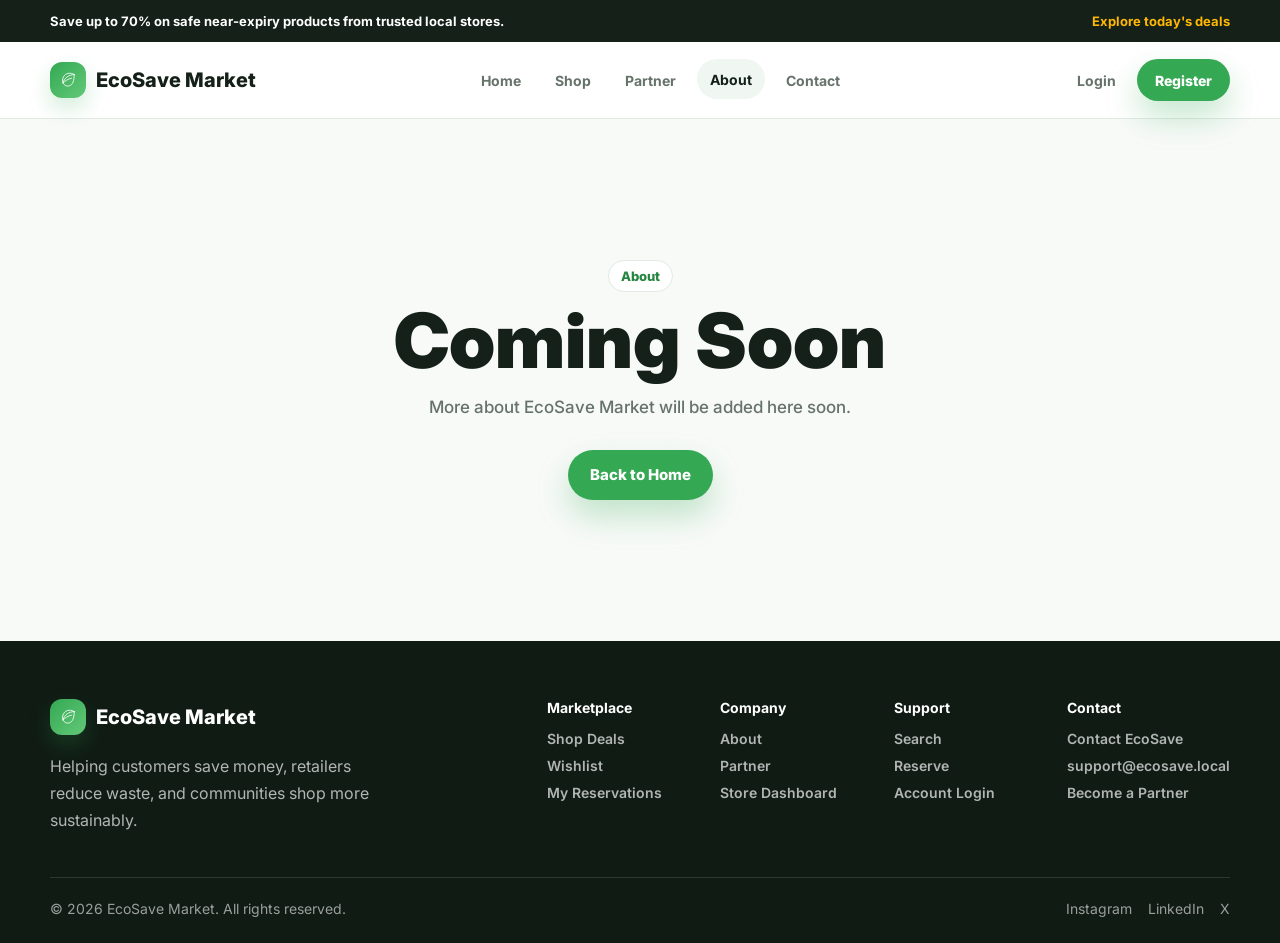
<file: about.html>
<!DOCTYPE html>
<html lang="en">
<head>
  <meta charset="UTF-8" />
  <meta name="viewport" content="width=device-width, initial-scale=1.0" />
  <title>About | EcoSave Market</title>
  <link rel="preconnect" href="https://fonts.googleapis.com" />
  <link rel="preconnect" href="https://fonts.gstatic.com" crossorigin />
  <link href="https://fonts.googleapis.com/css2?family=Inter:wght@400;500;600;700;800;900&display=swap" rel="stylesheet" />
  <link rel="stylesheet" href="css/style.css" />
</head>
<body>
  <main class="placeholder"><div class="container placeholder__content"><div class="section-pill">About</div><h1>Coming Soon</h1><p>More about EcoSave Market will be added here soon.</p><a class="btn btn--primary" href="index.html">Back to Home</a></div></main>
  <script src="js/layout.js"></script>
  <script src="js/auth.js"></script>
  <script src="js/script.js"></script>
</body>
</html>
</file>
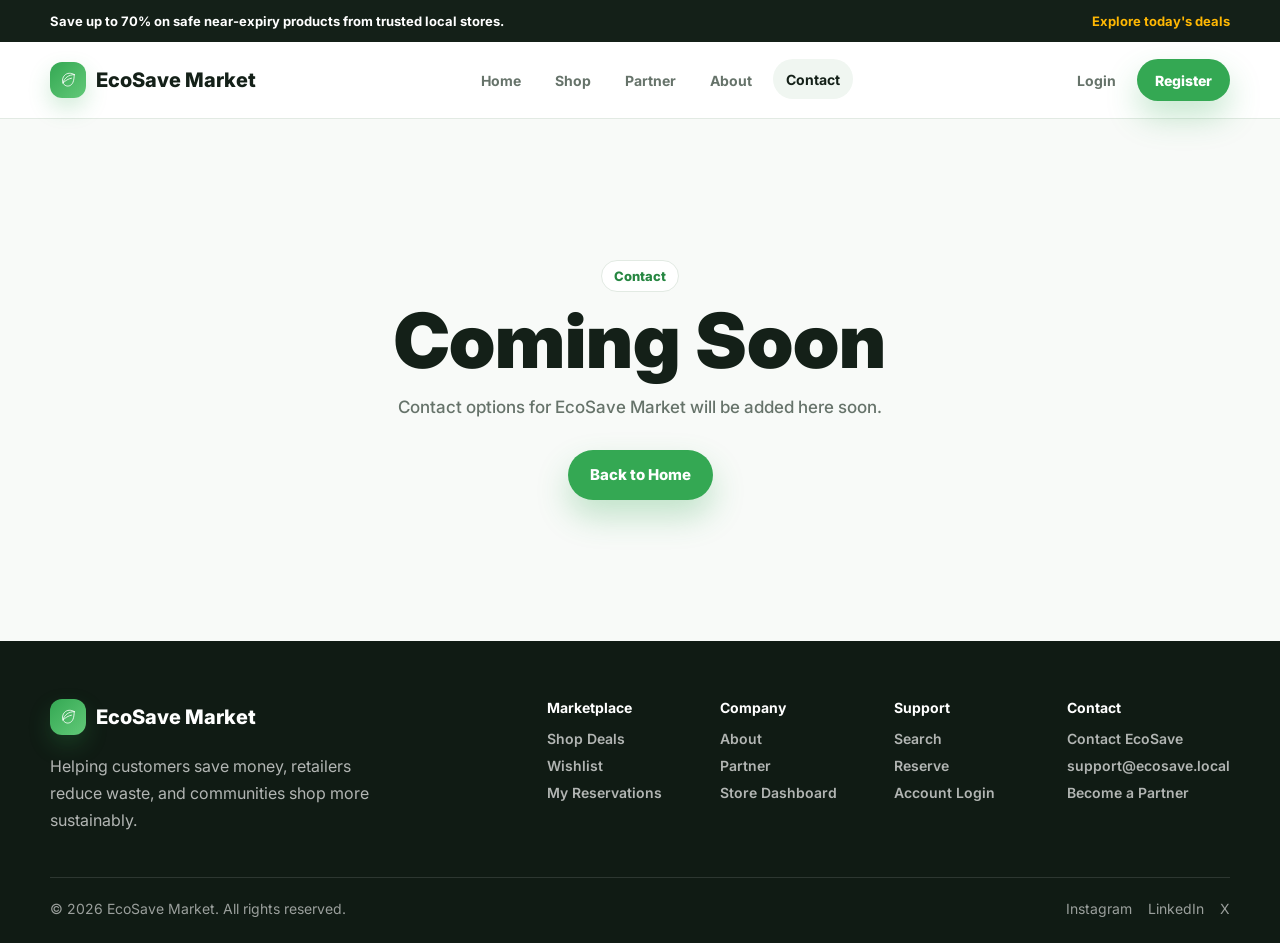
<file: contact.html>
<!DOCTYPE html>
<html lang="en">
<head>
  <meta charset="UTF-8" />
  <meta name="viewport" content="width=device-width, initial-scale=1.0" />
  <title>Contact | EcoSave Market</title>
  <link rel="preconnect" href="https://fonts.googleapis.com" />
  <link rel="preconnect" href="https://fonts.gstatic.com" crossorigin />
  <link href="https://fonts.googleapis.com/css2?family=Inter:wght@400;500;600;700;800;900&display=swap" rel="stylesheet" />
  <link rel="stylesheet" href="css/style.css" />
</head>
<body>
  <main class="placeholder"><div class="container placeholder__content"><div class="section-pill">Contact</div><h1>Coming Soon</h1><p>Contact options for EcoSave Market will be added here soon.</p><a class="btn btn--primary" href="index.html">Back to Home</a></div></main>
  <script src="js/layout.js"></script>
  <script src="js/auth.js"></script>
  <script src="js/script.js"></script>
</body>
</html>
</file>
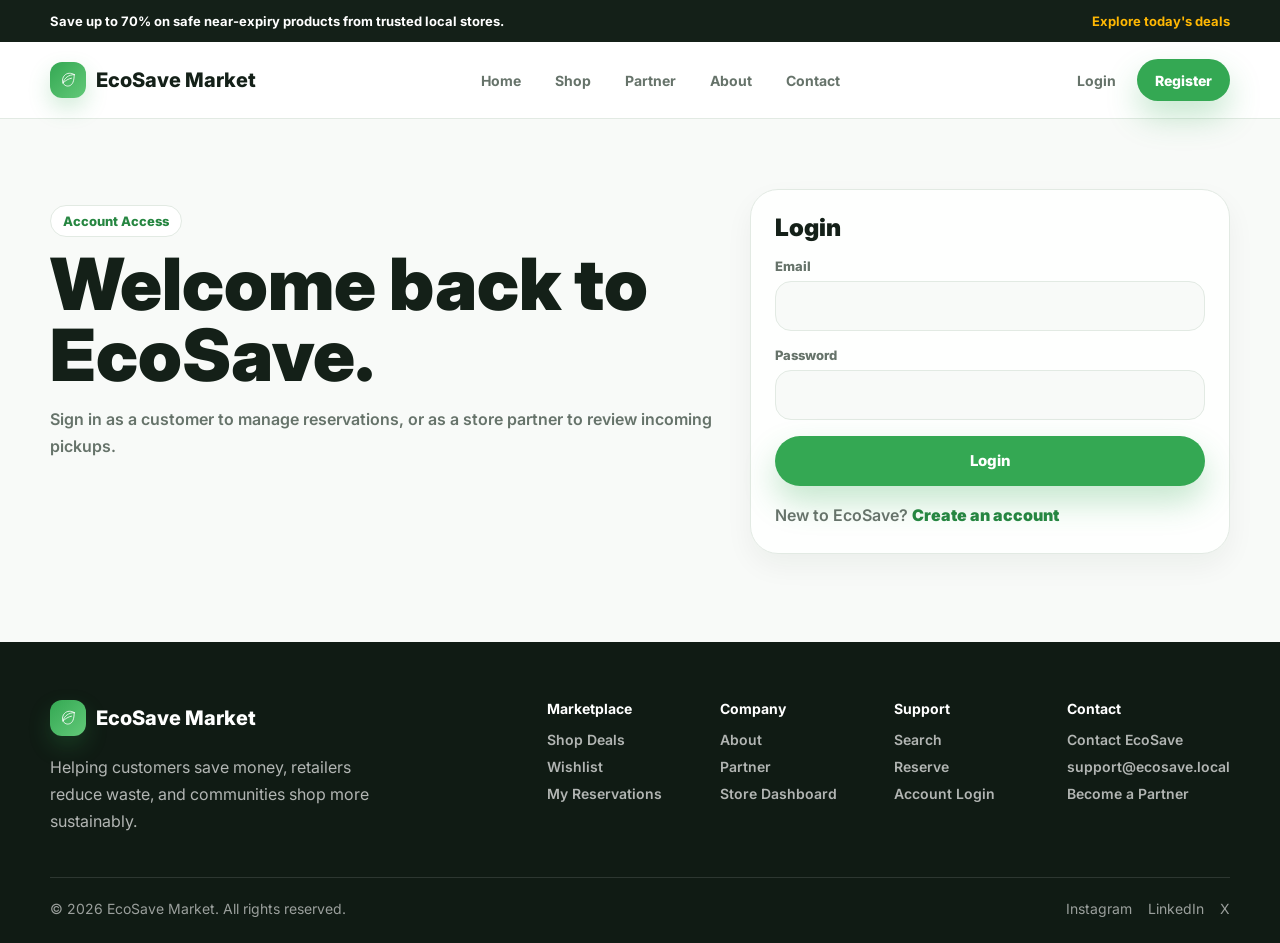
<file: dashboard.html>
<!DOCTYPE html>
<html lang="en">
<head>
  <meta charset="UTF-8" />
  <meta name="viewport" content="width=device-width, initial-scale=1.0" />
  <title>Dashboard | EcoSave Market</title>
  <link rel="preconnect" href="https://fonts.googleapis.com" />
  <link rel="preconnect" href="https://fonts.gstatic.com" crossorigin />
  <link href="https://fonts.googleapis.com/css2?family=Inter:wght@400;500;600;700;800;900&display=swap" rel="stylesheet" />
  <link rel="stylesheet" href="css/style.css" />
</head>
<body data-required-role="customer">
  <main class="dashboard-page">
    <div class="container">
      <div class="dashboard-header">
        <div>
          <div class="section-pill">My Reservations</div>
          <h1>Your saved EcoSave pickups.</h1>
          <p>Track reservation details, revisit product pages, and cancel reservations stored on this device.</p>
        </div>
        <div class="dashboard-count"><strong id="reservationCount">0</strong><span>reservations</span></div>
      </div>

      <div class="store-dashboard-grid">
        <article class="store-stat"><span>Total reservations</span><strong id="totalReservationCount">0</strong></article>
        <article class="store-stat"><span>Active</span><strong id="activeReservationCount">0</strong></article>
        <article class="store-stat"><span>Completed</span><strong id="completedReservationCount">0</strong></article>
        <article class="store-stat"><span>Cancelled</span><strong id="cancelledReservationCount">0</strong></article>
      </div>

      <div class="dashboard-empty" id="dashboardEmpty">
        <h2>No reservations yet</h2>
        <p>Reserve a near-expiry deal from the shop and it will appear here.</p>
        <a class="btn btn--primary" href="shop.html">Browse Deals</a>
      </div>

      <div class="reservation-list" id="reservationList"></div>
    </div>
  </main>
  <script src="js/layout.js"></script>
  <script src="js/auth.js"></script>
  <script src="js/script.js"></script>
  <script src="js/products.js"></script>
  <script src="js/product-data.js"></script>
  <script src="js/reservation-data.js"></script>
  <script src="js/dashboard.js"></script>
</body>
</html>
</file>
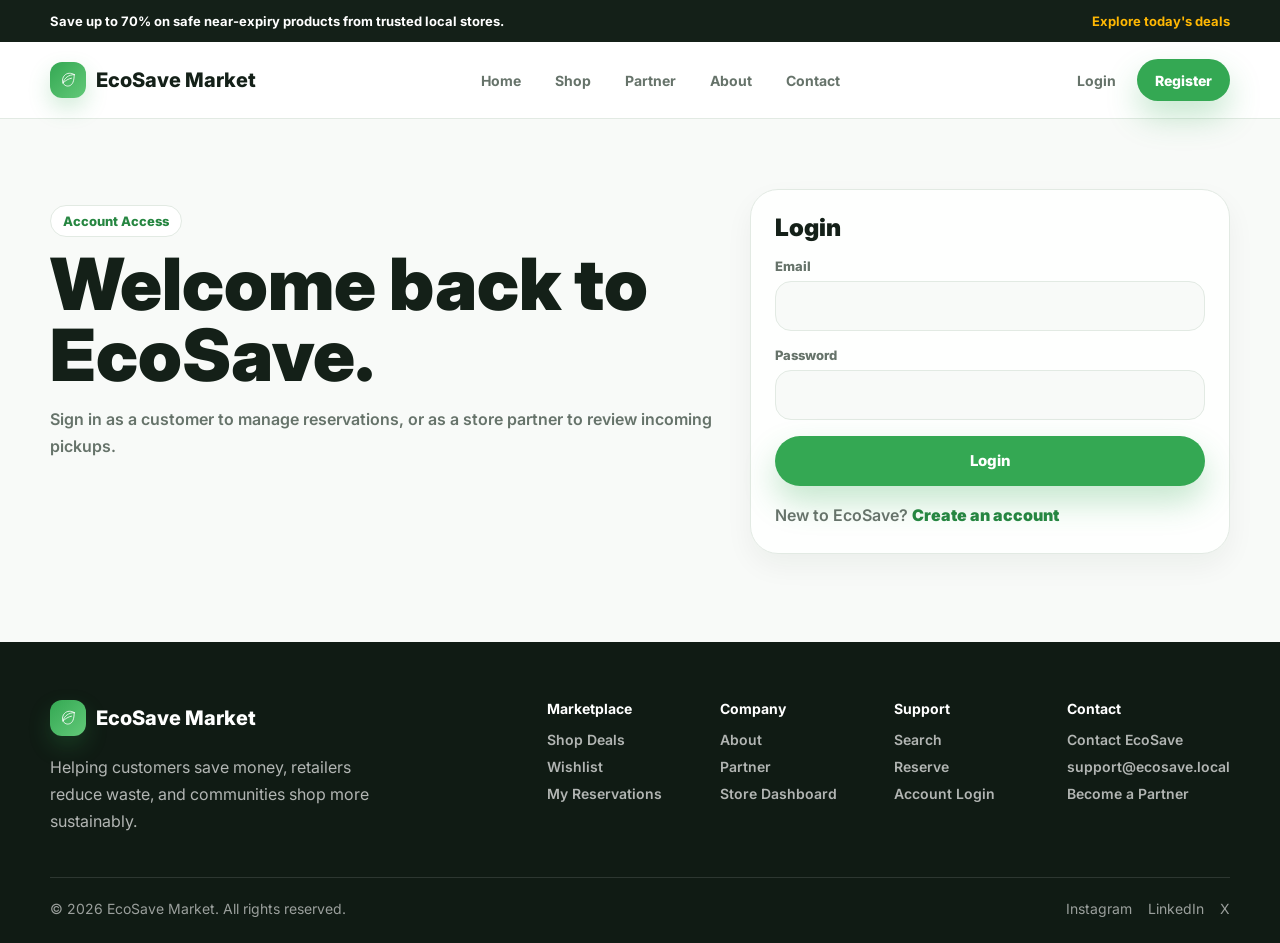
<file: login.html>
<!DOCTYPE html>
<html lang="en">
<head>
  <meta charset="UTF-8" />
  <meta name="viewport" content="width=device-width, initial-scale=1.0" />
  <title>Login | EcoSave Market</title>
  <link rel="preconnect" href="https://fonts.googleapis.com" />
  <link rel="preconnect" href="https://fonts.gstatic.com" crossorigin />
  <link href="https://fonts.googleapis.com/css2?family=Inter:wght@400;500;600;700;800;900&display=swap" rel="stylesheet" />
  <link rel="stylesheet" href="css/style.css" />
</head>
<body>

  <main class="auth-page">
    <div class="container auth-layout">
      <section class="auth-copy">
        <div class="section-pill">Account Access</div>
        <h1>Welcome back to EcoSave.</h1>
        <p>Sign in as a customer to manage reservations, or as a store partner to review incoming pickups.</p>
      </section>
      <form class="reservation-form auth-form" id="loginForm" novalidate>
        <h2>Login</h2>
        <label>Email<input id="email" name="email" type="email" autocomplete="email" required /></label>
        <label>Password<input id="password" name="password" type="password" autocomplete="current-password" required /></label>
        <p class="form-error" id="authError">Email or password is incorrect.</p>
        <button class="btn btn--primary" type="submit">Login</button>
        <p class="auth-switch">New to EcoSave? <a href="register.html">Create an account</a></p>
      </form>
    </div>
  </main>
  <script src="js/layout.js"></script>
  <script src="js/auth.js"></script>
  <script src="js/script.js"></script>
</body>
</html>
</file>
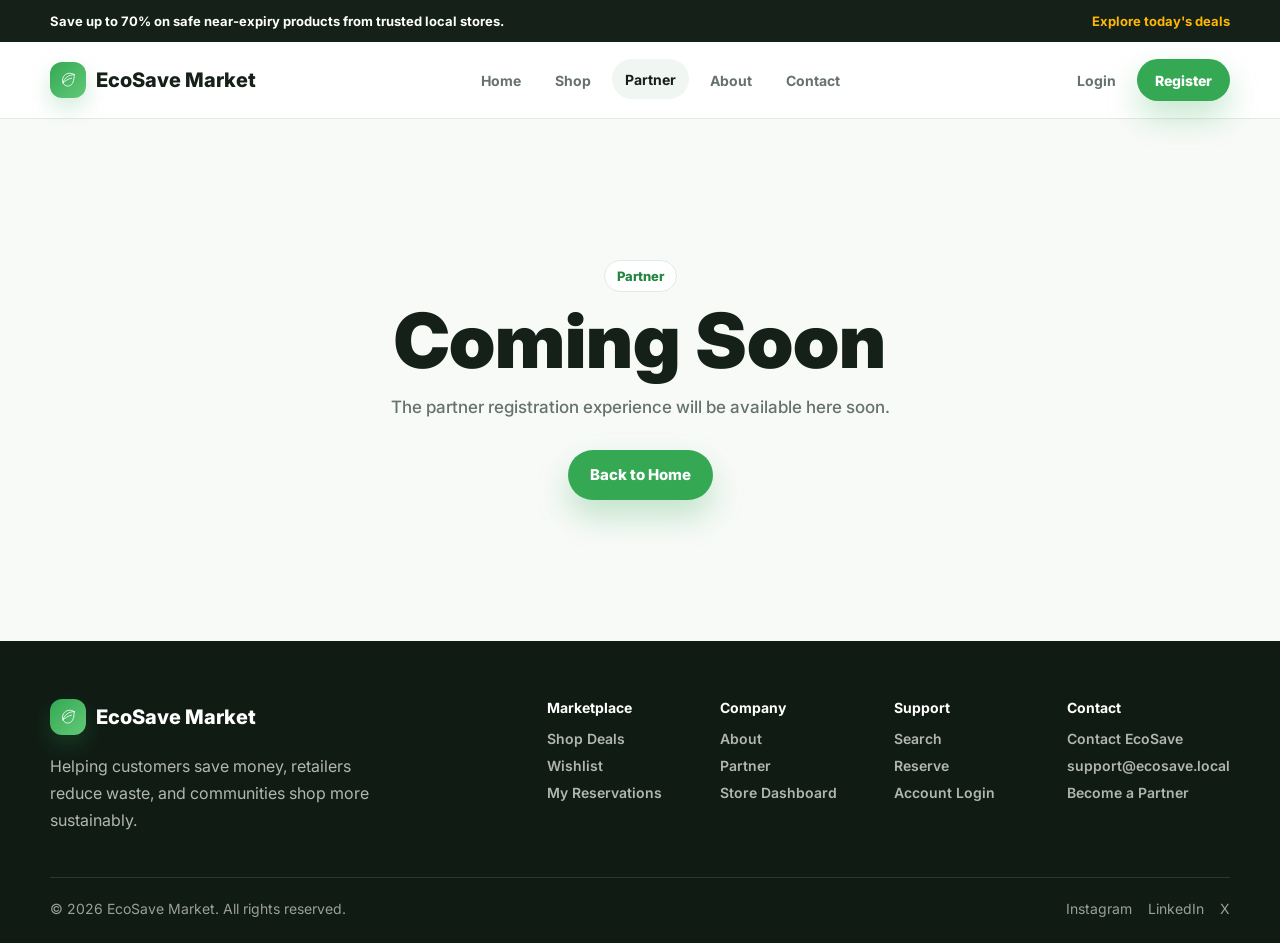
<file: partner.html>
<!DOCTYPE html>
<html lang="en">
<head>
  <meta charset="UTF-8" />
  <meta name="viewport" content="width=device-width, initial-scale=1.0" />
  <title>Partner | EcoSave Market</title>
  <link rel="preconnect" href="https://fonts.googleapis.com" />
  <link rel="preconnect" href="https://fonts.gstatic.com" crossorigin />
  <link href="https://fonts.googleapis.com/css2?family=Inter:wght@400;500;600;700;800;900&display=swap" rel="stylesheet" />
  <link rel="stylesheet" href="css/style.css" />
</head>
<body>
  <main class="placeholder"><div class="container placeholder__content"><div class="section-pill">Partner</div><h1>Coming Soon</h1><p>The partner registration experience will be available here soon.</p><a class="btn btn--primary" href="index.html">Back to Home</a></div></main>
  <script src="js/layout.js"></script>
  <script src="js/auth.js"></script>
  <script src="js/script.js"></script>
</body>
</html>
</file>
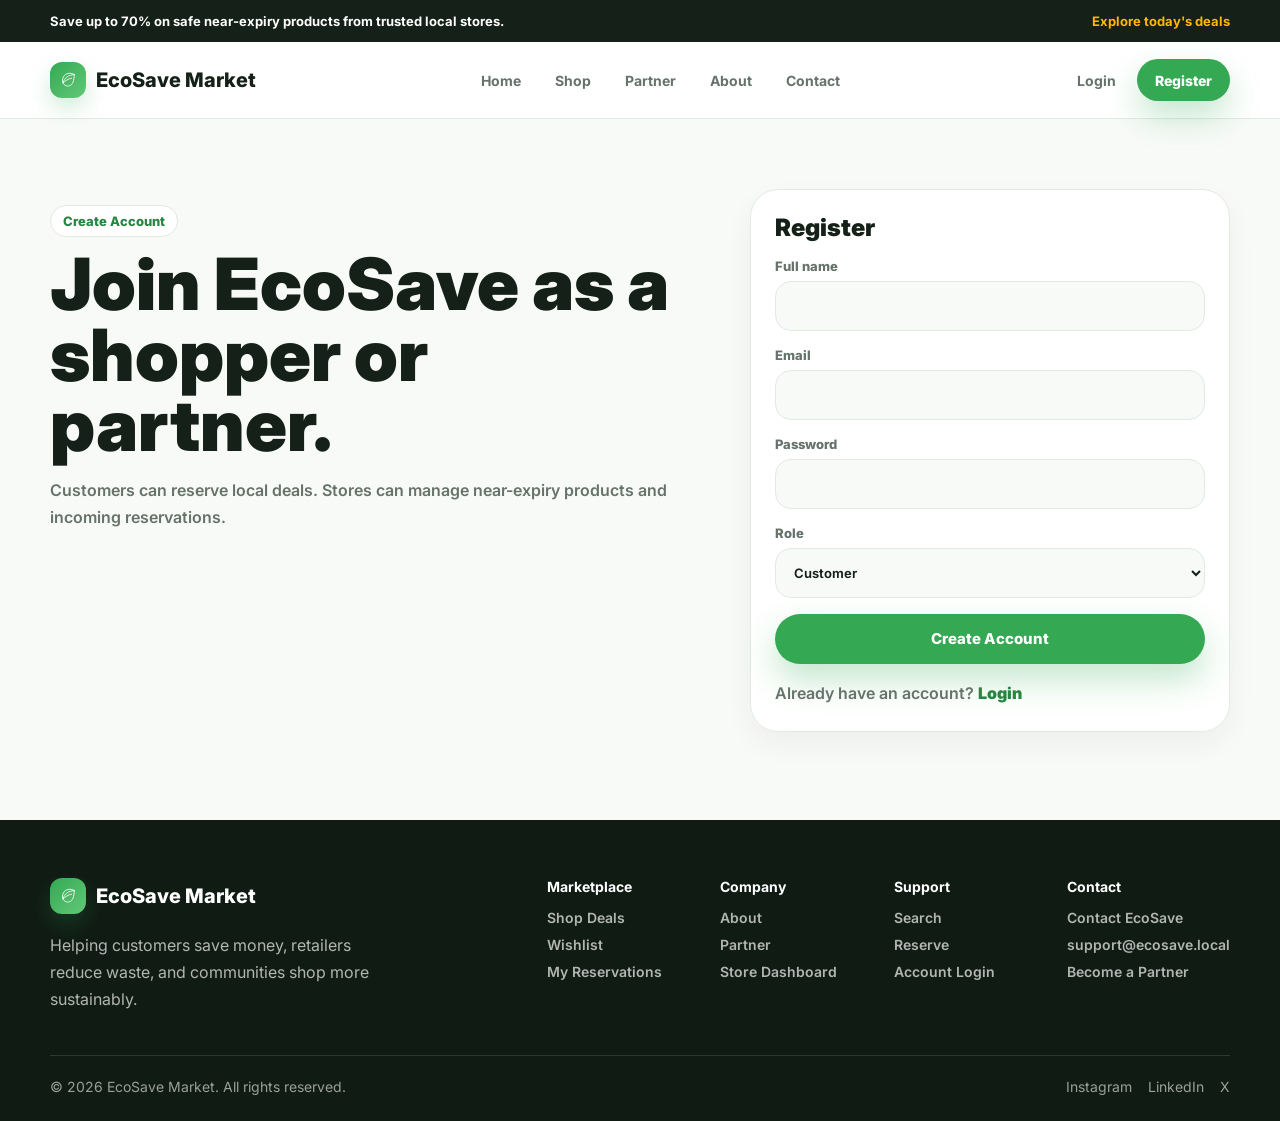
<file: register.html>
<!DOCTYPE html>
<html lang="en">
<head>
  <meta charset="UTF-8" />
  <meta name="viewport" content="width=device-width, initial-scale=1.0" />
  <title>Register | EcoSave Market</title>
  <link rel="preconnect" href="https://fonts.googleapis.com" />
  <link rel="preconnect" href="https://fonts.gstatic.com" crossorigin />
  <link href="https://fonts.googleapis.com/css2?family=Inter:wght@400;500;600;700;800;900&display=swap" rel="stylesheet" />
  <link rel="stylesheet" href="css/style.css" />
</head>
<body>

  <main class="auth-page">
    <div class="container auth-layout">
      <section class="auth-copy">
        <div class="section-pill">Create Account</div>
        <h1>Join EcoSave as a shopper or partner.</h1>
        <p>Customers can reserve local deals. Stores can manage near-expiry products and incoming reservations.</p>
      </section>
      <form class="reservation-form auth-form" id="registerForm" novalidate>
        <h2>Register</h2>
        <label>Full name<input id="fullName" name="fullName" type="text" autocomplete="name" required /></label>
        <label>Email<input id="email" name="email" type="email" autocomplete="email" required /></label>
        <label>Password<input id="password" name="password" type="password" autocomplete="new-password" required /></label>
        <label>Role<select id="role" name="role" required><option value="customer">Customer</option><option value="store">Store</option></select></label>
        <div class="store-fields" id="storeFields">
          <label>Store name<input id="storeName" name="storeName" type="text" autocomplete="organization" /></label>
          <label>Location<input id="location" name="location" type="text" autocomplete="street-address" /></label>
        </div>
        <p class="form-error" id="authError">Please complete every required field.</p>
        <button class="btn btn--primary" type="submit">Create Account</button>
        <p class="auth-switch">Already have an account? <a href="login.html">Login</a></p>
      </form>
    </div>
  </main>
  <script src="js/layout.js"></script>
  <script src="js/auth.js"></script>
  <script src="js/script.js"></script>
</body>
</html>
</file>
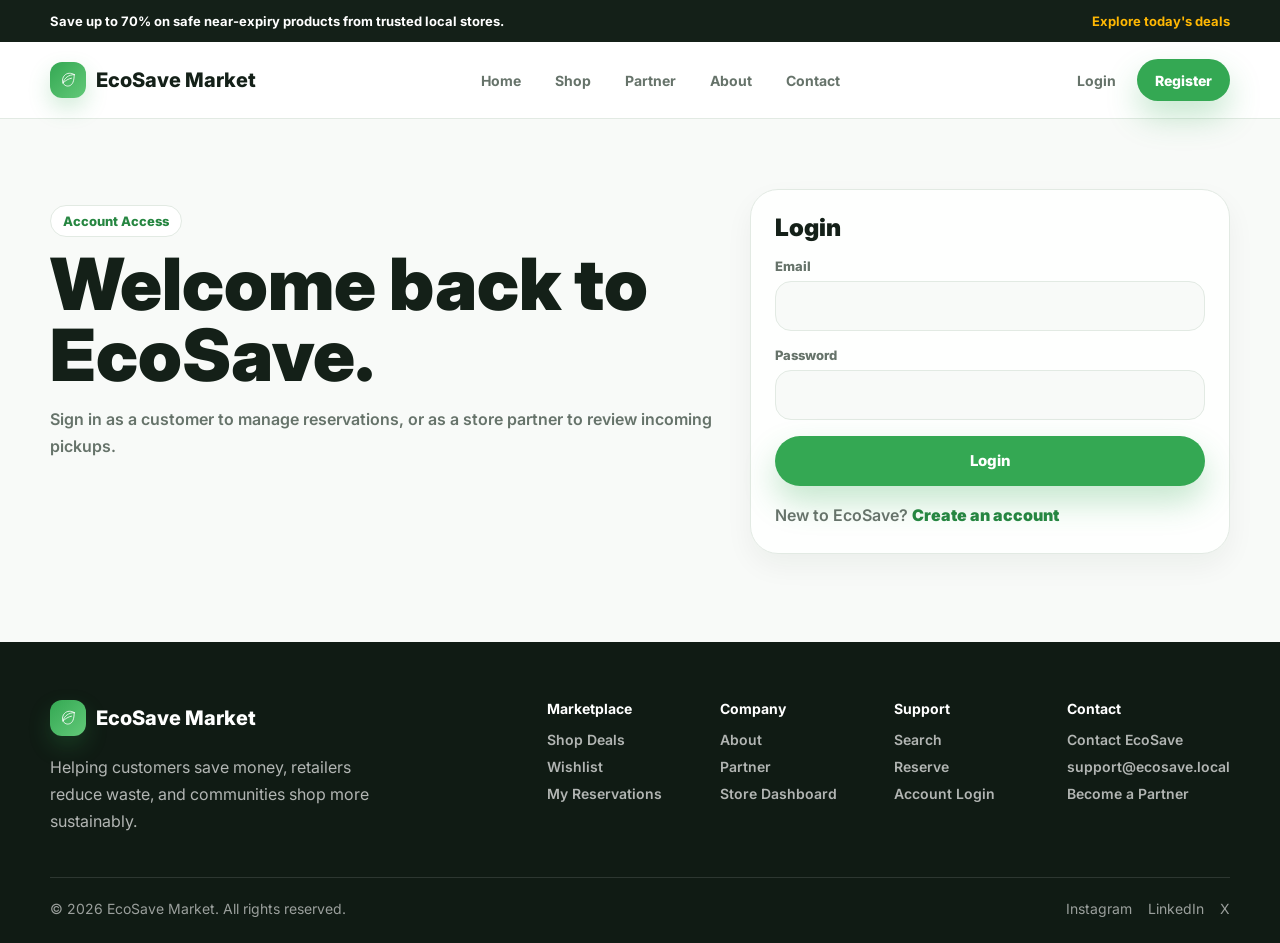
<file: reserve.html>
<!DOCTYPE html>
<html lang="en">
<head>
  <meta charset="UTF-8" />
  <meta name="viewport" content="width=device-width, initial-scale=1.0" />
  <title>Reserve | EcoSave Market</title>
  <link rel="preconnect" href="https://fonts.googleapis.com" />
  <link rel="preconnect" href="https://fonts.gstatic.com" crossorigin />
  <link href="https://fonts.googleapis.com/css2?family=Inter:wght@400;500;600;700;800;900&display=swap" rel="stylesheet" />
  <link rel="stylesheet" href="css/style.css" />
</head>
<body data-required-role="customer">
  <main class="reserve-page">
    <div class="container">
      <div class="reserve-page__header">
        <div class="section-pill">Reserve Deal</div>
        <h1>Confirm your EcoSave pickup.</h1>
        <p>Review the selected near-expiry deal and enter your pickup details to save it locally.</p>
      </div>

      <div class="reserve-missing" id="reserveMissing">
        <h2>Product Not Found</h2>
        <p>This reservation link does not match an active EcoSave product.</p>
        <a class="btn btn--primary" href="shop.html">Back to Shop</a>
      </div>

      <div class="reserve-layout" id="reserveLayout">
        <article class="reserve-card">
          <div class="reserve-card__image" id="reserveImage"></div>
          <div class="reserve-card__body">
            <div class="reserve-meta"><span id="reserveCategory">Category</span><span id="reserveQuantity">0 left</span></div>
            <h2 id="reserveName">Product</h2>
            <p class="reserve-store"><span id="reserveStore">Store</span><br /><span id="reserveLocation">Location</span></p>
            <div class="reserve-price">
              <strong id="reservePrice">₫0</strong>
              <span id="reserveExpiry">Expires soon</span>
            </div>
          </div>
        </article>

        <form class="reservation-form" id="reservationForm" novalidate>
          <h2>Reservation Details</h2>
          <label>Full name<input id="fullName" name="fullName" type="text" autocomplete="name" required /></label>
          <label>Phone number<input id="phone" name="phone" type="tel" autocomplete="tel" required /></label>
          <label>Email<input id="email" name="email" type="email" autocomplete="email" required /></label>
          <label>Quantity<input id="reserveAmount" name="reserveAmount" type="number" min="1" value="1" required /></label>
          <label>Pickup date<input id="pickupDate" name="pickupDate" type="date" required /></label>
          <p class="form-error" id="reservationError">Please complete every required field.</p>
          <button class="btn btn--primary" type="submit">Confirm Reservation</button>
        </form>

        <div class="reservation-success" id="reservationSuccess">
          <h2>Reservation Confirmed</h2>
          <p>Your EcoSave reservation has been saved on this device.</p>
          <div class="reservation-id" id="reservationId">Reservation ID</div>
          <a class="btn btn--primary" href="shop.html">Back to Shop</a>
        </div>
      </div>

      <section class="dashboard-section">
        <div class="dashboard-section__header">
          <div>
            <h2>My Reservations</h2>
            <p>Track and cancel pending EcoSave reservations from this device.</p>
          </div>
        </div>
        <div class="dashboard-empty" id="reserveReservationsEmpty"><h2>No reservations yet</h2><p>Your saved pickups will appear here after confirmation.</p></div>
        <div class="reservation-list" id="reserveReservationsList"></div>
      </section>
    </div>
  </main>
  <script src="js/layout.js"></script>
  <script src="js/auth.js"></script>
  <script src="js/script.js"></script>
  <script src="js/products.js"></script>
  <script src="js/product-data.js"></script>
  <script src="js/reservation-data.js"></script>
  <script src="js/reserve.js"></script>
</body>
</html>
</file>
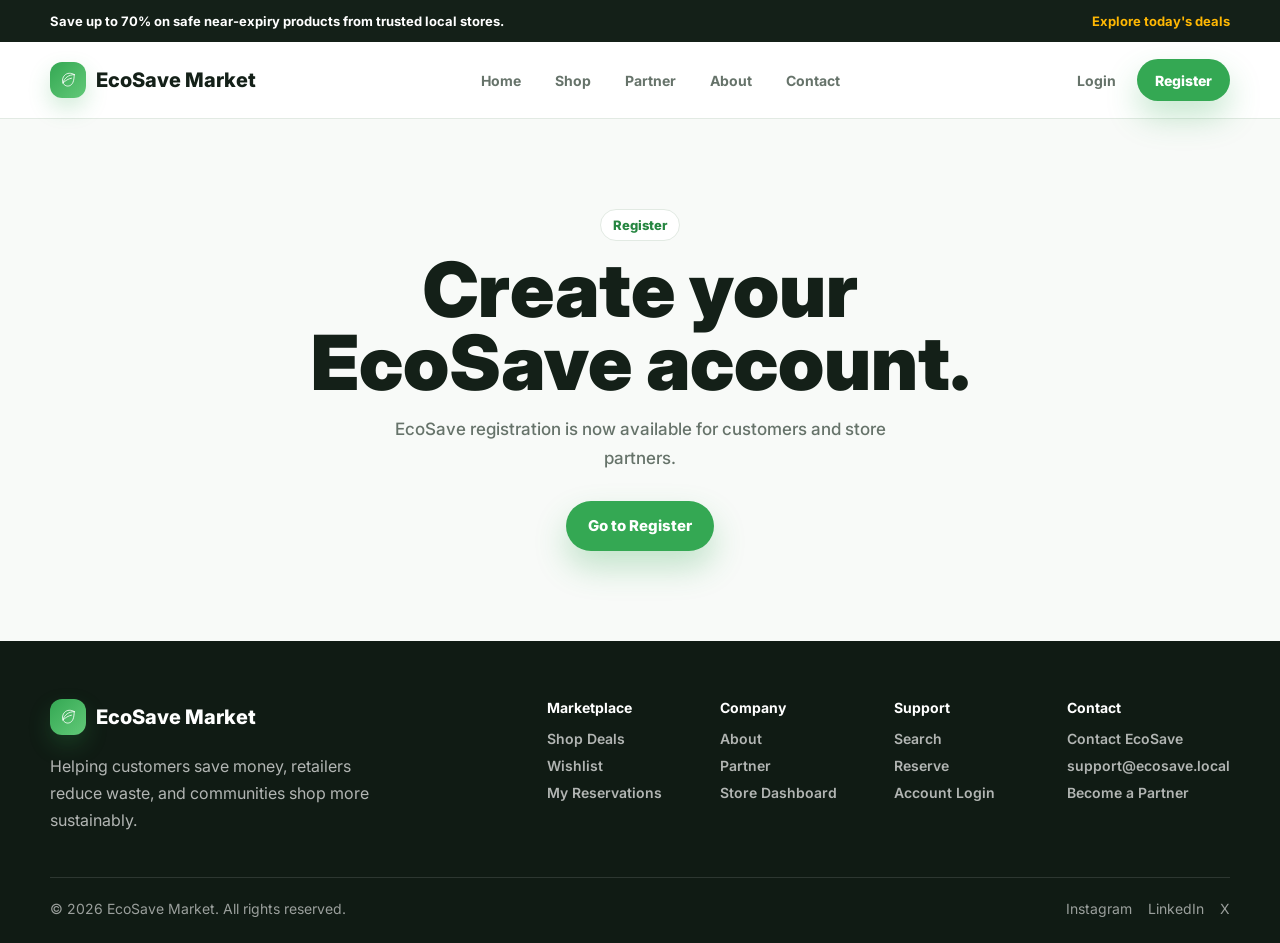
<file: signup.html>
<!DOCTYPE html>
<html lang="en">
<head>
  <meta charset="UTF-8" />
  <meta name="viewport" content="width=device-width, initial-scale=1.0" />
  <title>Signup | EcoSave Market</title>
  <link rel="preconnect" href="https://fonts.googleapis.com" />
  <link rel="preconnect" href="https://fonts.gstatic.com" crossorigin />
  <link href="https://fonts.googleapis.com/css2?family=Inter:wght@400;500;600;700;800;900&display=swap" rel="stylesheet" />
  <link rel="stylesheet" href="css/style.css" />
</head>
<body>
  <main class="placeholder"><div class="container placeholder__content"><div class="section-pill">Register</div><h1>Create your EcoSave account.</h1><p>EcoSave registration is now available for customers and store partners.</p><a class="btn btn--primary" href="register.html">Go to Register</a></div></main>
  <script src="js/layout.js"></script>
  <script src="js/auth.js"></script>
  <script src="js/script.js"></script>
</body>
</html>
</file>
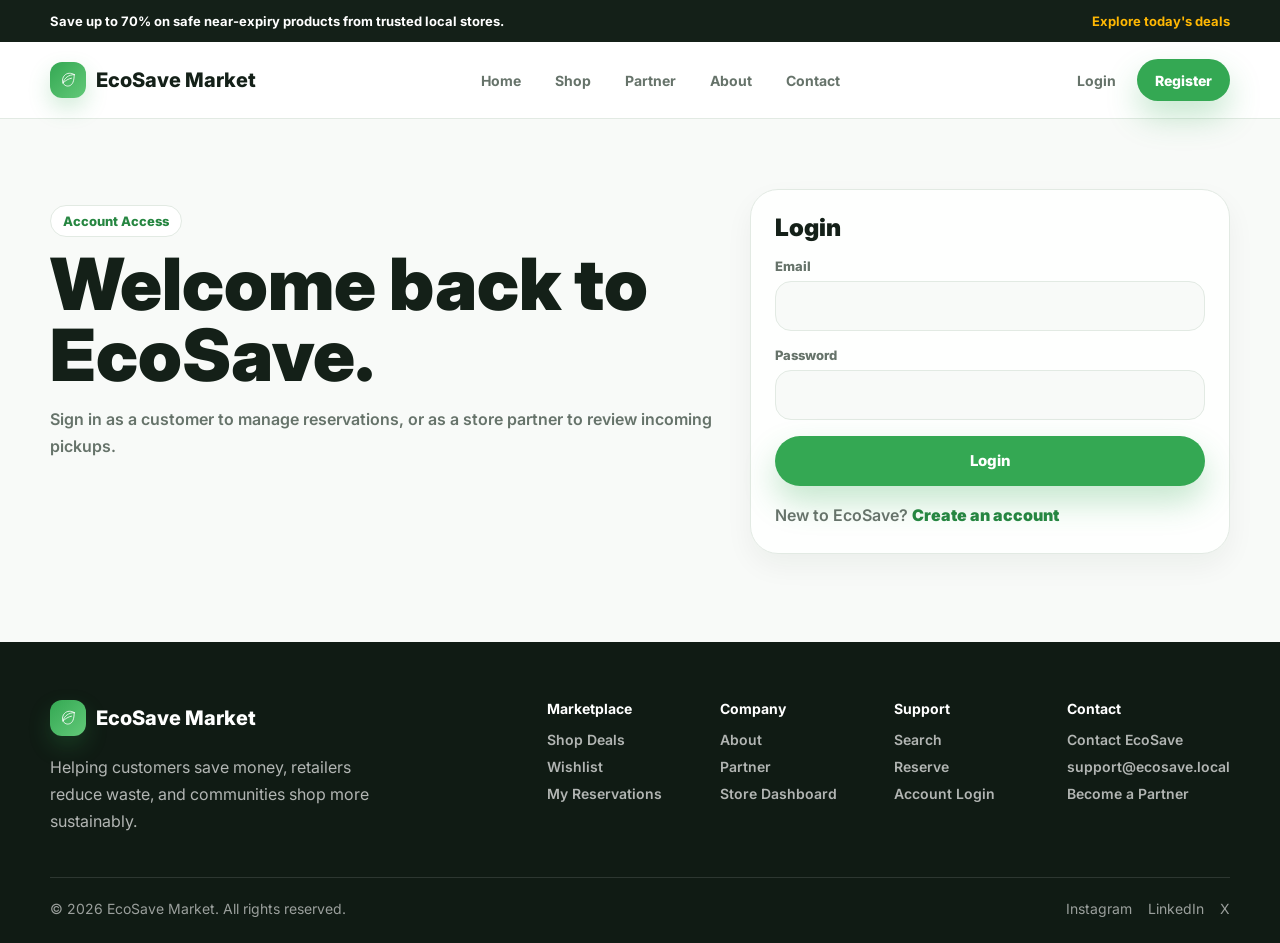
<file: store-dashboard.html>
<!DOCTYPE html>
<html lang="en">
<head>
  <meta charset="UTF-8" />
  <meta name="viewport" content="width=device-width, initial-scale=1.0" />
  <title>Store Dashboard | EcoSave Market</title>
  <link rel="preconnect" href="https://fonts.googleapis.com" />
  <link rel="preconnect" href="https://fonts.gstatic.com" crossorigin />
  <link href="https://fonts.googleapis.com/css2?family=Inter:wght@400;500;600;700;800;900&display=swap" rel="stylesheet" />
  <link rel="stylesheet" href="css/style.css" />
</head>
<body data-required-role="store">
  <main class="dashboard-page">
    <div class="container">
      <div class="dashboard-header">
        <div>
          <div class="section-pill">Store Dashboard</div>
          <h1 id="storeName">Partner store dashboard.</h1>
          <p id="storeInfo">Manage near-expiry listings, reservations, inventory, and business performance.</p>
        </div>
        <a class="btn btn--primary" href="shop.html">View Marketplace</a>
      </div>

      <div class="store-dashboard-grid">
        <article class="store-stat"><span>Total Products</span><strong id="totalProducts">0</strong></article>
        <article class="store-stat"><span>Total reservations</span><strong id="totalReservations">0</strong></article>
        <article class="store-stat"><span>Pending reservations</span><strong id="pendingReservations">0</strong></article>
        <article class="store-stat"><span>Completed reservations</span><strong id="completedReservations">0</strong></article>
        <article class="store-stat"><span>Cancelled reservations</span><strong id="cancelledReservations">0</strong></article>
      </div>

      <section class="dashboard-section" id="businessPerformance">
        <div class="dashboard-section__header">
          <div>
            <h2>Business Performance</h2>
            <p>Live analytics from products, inventory, and reservations.</p>
          </div>
        </div>

        <div class="analytics-kpi-grid">
          <article class="store-stat analytics-kpi"><span>Total Products</span><strong id="analyticsTotalProducts">0</strong></article>
          <article class="store-stat analytics-kpi"><span>Active Products</span><strong id="analyticsActiveProducts">0</strong></article>
          <article class="store-stat analytics-kpi"><span>Sold Products</span><strong id="analyticsSoldProducts">0</strong></article>
          <article class="store-stat analytics-kpi"><span>Pending Reservations</span><strong id="analyticsPendingReservations">0</strong></article>
          <article class="store-stat analytics-kpi"><span>Completed Orders</span><strong id="analyticsCompletedOrders">0</strong></article>
          <article class="store-stat analytics-kpi"><span>Cancelled Orders</span><strong id="analyticsCancelledOrders">0</strong></article>
          <article class="store-stat analytics-kpi"><span>Total Revenue</span><strong id="analyticsTotalRevenue">0</strong></article>
          <article class="store-stat analytics-kpi"><span>Average Discount</span><strong id="analyticsAverageDiscount">0%</strong></article>
          <article class="store-stat analytics-kpi"><span>Total Inventory Remaining</span><strong id="analyticsInventoryRemaining">0</strong></article>
        </div>

        <div class="analytics-layout">
          <article class="analytics-panel">
            <div class="analytics-panel__header">
              <h3>Revenue by Product</h3>
              <span>Completed orders</span>
            </div>
            <canvas id="revenueByProductChart" height="260" aria-label="Revenue by product chart"></canvas>
          </article>

          <article class="analytics-panel">
            <div class="analytics-panel__header">
              <h3>Reservation Status Distribution</h3>
              <span>All store reservations</span>
            </div>
            <canvas id="reservationStatusChart" height="260" aria-label="Reservation status distribution chart"></canvas>
          </article>

          <article class="analytics-panel">
            <div class="analytics-panel__header">
              <h3>Top Selling Products</h3>
              <span>Units sold</span>
            </div>
            <canvas id="topSellingChart" height="260" aria-label="Top selling products chart"></canvas>
          </article>
        </div>

        <div class="analytics-summary-grid">
          <article class="analytics-panel">
            <div class="analytics-panel__header">
              <h3>Best Selling Products</h3>
              <span>Top 5</span>
            </div>
            <div class="analytics-list" id="bestSellingProducts"></div>
          </article>

          <article class="analytics-panel">
            <div class="analytics-panel__header">
              <h3>Inventory Overview</h3>
              <span>Live stock</span>
            </div>
            <div class="analytics-mini-stats">
              <span>Products in Stock<strong id="analyticsProductsInStock">0</strong></span>
              <span>Low Stock<strong id="analyticsLowStock">0</strong></span>
              <span>Out of Stock<strong id="analyticsOutOfStock">0</strong></span>
            </div>
          </article>

          <article class="analytics-panel">
            <div class="analytics-panel__header">
              <h3>Reservation Statistics</h3>
              <span>Status counts</span>
            </div>
            <div class="analytics-mini-stats analytics-mini-stats--wide">
              <span>Pending<strong id="analyticsStatusPending">0</strong></span>
              <span>Confirmed<strong id="analyticsStatusConfirmed">0</strong></span>
              <span>Ready for Pickup<strong id="analyticsStatusReady">0</strong></span>
              <span>Completed<strong id="analyticsStatusCompleted">0</strong></span>
              <span>Cancelled<strong id="analyticsStatusCancelled">0</strong></span>
              <span>Expired<strong id="analyticsStatusExpired">0</strong></span>
            </div>
          </article>
        </div>
      </section>

      <section class="dashboard-section">
        <div class="dashboard-section__header">
          <div>
            <h2>Inventory</h2>
            <p>Live stock levels for products connected to this store.</p>
          </div>
        </div>
        <div class="store-dashboard-grid">
          <article class="store-stat"><span>Total Products</span><strong id="inventoryTotalProducts">0</strong></article>
          <article class="store-stat"><span>Total Units in Stock</span><strong id="totalUnitsInStock">0</strong></article>
          <article class="store-stat"><span>Low Stock</span><strong id="lowStockCount">0</strong></article>
          <article class="store-stat"><span>Sold Out</span><strong id="soldOutCount">0</strong></article>
        </div>
      </section>

      <section class="dashboard-section">
        <div class="dashboard-section__header">
          <div>
            <h2>My Products</h2>
            <p>Add, edit, or delete near-expiry products created by your store account.</p>
          </div>
        </div>
        <form class="reservation-form product-management-form" id="productForm">
          <div>
            <h2 id="productFormTitle">Add Product</h2>
            <p class="form-note">Store name is connected to your logged-in store account.</p>
          </div>
          <input type="hidden" id="editingProductId" />
          <label>Store Name<input id="storeNameInput" type="text" readonly /></label>
          <div class="product-form-grid">
            <label>Product Name<input id="productNameInput" type="text" placeholder="Fresh bakery box" required /></label>
            <label>
              Category
              <select id="productCategoryInput" required>
                <option value="">Select category</option>
                <option>Food</option>
                <option>Bakery</option>
                <option>Dairy</option>
                <option>Vegetables</option>
                <option>Meat</option>
                <option>Frozen Food</option>
                <option>Drinks</option>
                <option>Snacks</option>
                <option>Beauty</option>
                <option>Household</option>
              </select>
            </label>
            <label>Original Price<input id="originalPriceInput" type="number" min="0" step="1000" placeholder="50000" /></label>
            <label>Sale Price<input id="salePriceInput" type="number" min="1" step="1000" placeholder="25000" required /></label>
            <label>Expiry Date<input id="expiryDateInput" type="date" required /></label>
            <label>Quantity<input id="quantityInput" type="number" min="1" step="1" placeholder="10" required /></label>
            <label>Image URL<input id="imageInput" type="url" placeholder="https://..." /></label>
            <label>Store Location<input id="locationInput" type="text" placeholder="District 1, Ho Chi Minh City" /></label>
          </div>
          <label>Description<textarea id="descriptionInput" rows="4" placeholder="Short product description"></textarea></label>
          <p class="form-error" id="productFormError"></p>
          <div class="product-form-actions">
            <button class="btn btn--primary" id="submitProductBtn" type="submit">Add Product</button>
            <button class="btn btn--muted" id="cancelEditBtn" type="button" hidden>Cancel Edit</button>
          </div>
        </form>
      </section>

      <section class="dashboard-section">
        <div class="dashboard-section__header">
          <div>
            <h2>Listed Products</h2>
            <p>Near-expiry products currently connected to this store.</p>
          </div>
        </div>
        <div class="dashboard-empty" id="storeProductsEmpty"><h2>No listed products</h2><p>This store does not have active products yet.</p></div>
        <div class="store-products-grid" id="storeProducts"></div>
      </section>

      <section class="dashboard-section">
        <div class="dashboard-section__header">
          <div>
            <h2>Reservation Management</h2>
            <p>Confirm, reject, prepare, and complete incoming customer reservations.</p>
          </div>
        </div>
        <div class="dashboard-empty" id="storeReservationsEmpty"><h2>No reservations yet</h2><p>Customer reservations for this store will appear here.</p></div>
        <div class="store-reservation-table" id="storeReservations"></div>
      </section>
    </div>
  </main>

  <script src="js/layout.js"></script>
  <script src="js/auth.js"></script>
  <script src="js/script.js"></script>
  <script src="js/products.js"></script>
  <script src="js/product-data.js"></script>
  <script src="js/reservation-data.js"></script>
  <script src="js/store-dashboard.js"></script>
</body>
</html>
</file>
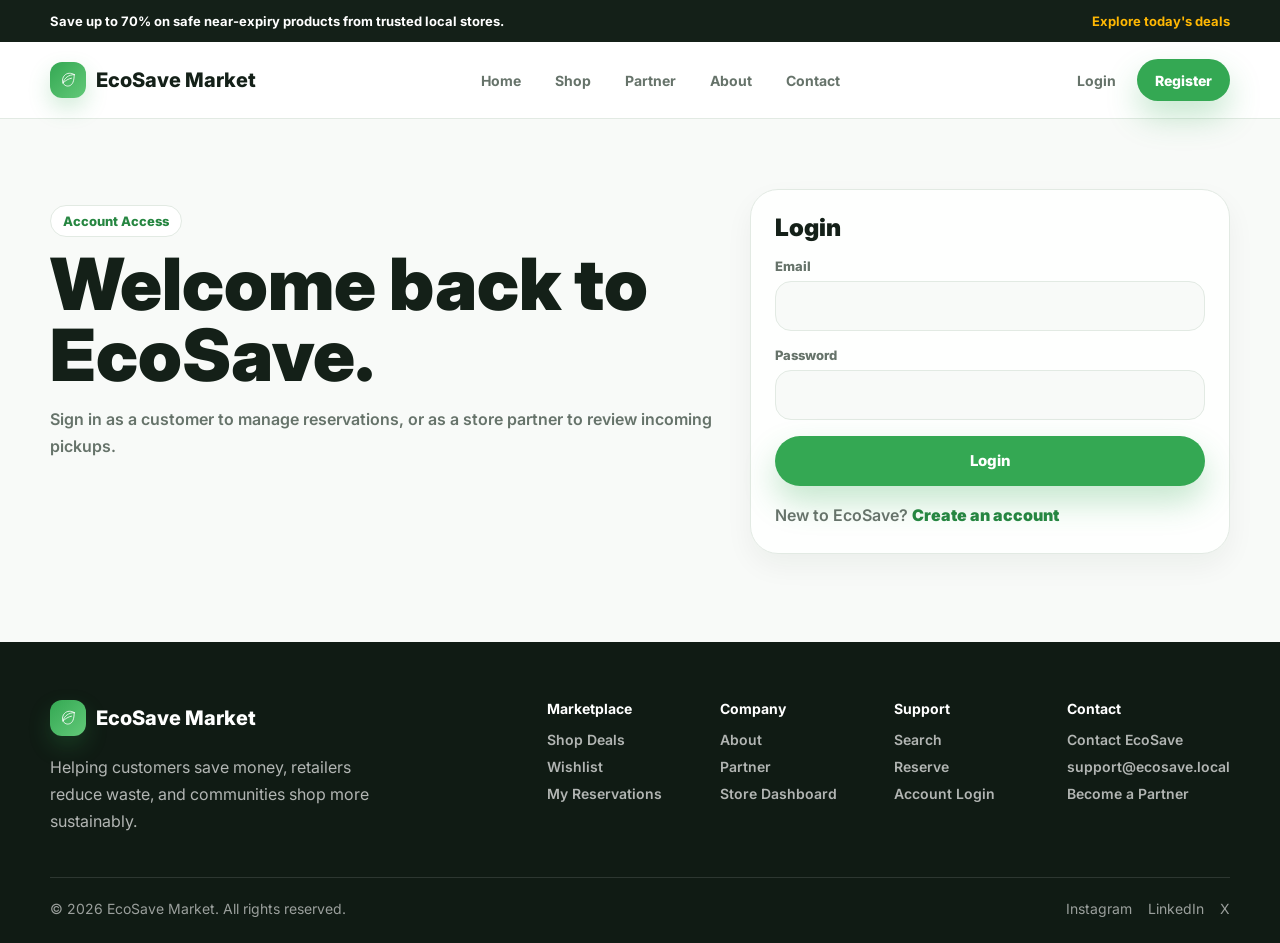
<file: wishlist.html>
<!DOCTYPE html>
<html lang="en">
<head>
  <meta charset="UTF-8" />
  <meta name="viewport" content="width=device-width, initial-scale=1.0" />
  <title>Wishlist | EcoSave Market</title>
  <link rel="preconnect" href="https://fonts.googleapis.com" />
  <link rel="preconnect" href="https://fonts.gstatic.com" crossorigin />
  <link href="https://fonts.googleapis.com/css2?family=Inter:wght@400;500;600;700;800;900&display=swap" rel="stylesheet" />
  <link rel="stylesheet" href="css/style.css" />
</head>
<body data-required-role="customer">

  <main class="dashboard-page">
    <div class="container">
      <div class="dashboard-header">
        <div>
          <div class="section-pill">Wishlist</div>
          <h1>Your saved EcoSave deals.</h1>
          <p>Keep track of favorite near-expiry products and reserve them when you are ready.</p>
        </div>
        <div class="dashboard-count"><strong id="wishlistCount">0</strong><span>saved deals</span></div>
      </div>

      <div class="dashboard-empty" id="wishlistEmpty">
        <h2>&#10084;&#65039; Your wishlist is empty.</h2>
        <p>Browse products and save your favorite near-expiry deals.</p>
        <a class="btn btn--primary" href="shop.html">Browse Products</a>
      </div>

      <div class="wishlist-grid" id="wishlistGrid"></div>
    </div>
  </main>
  <script src="js/layout.js"></script>
  <script src="js/auth.js"></script>
  <script src="js/script.js"></script>
  <script src="js/products.js"></script>
  <script src="js/product-data.js"></script>
  <script src="js/wishlist.js"></script>
</body>
</html>
</file>
<file: css/style.css>
:root {
  --green: #34A853;
  --green-dark: #268641;
  --accent: #FFB703;
  --bg: #F8FAF8;
  --text: #142018;
  --muted: #66736A;
  --line: #E2EAE3;
  --white: #FFFFFF;
  --shadow: 0 24px 70px rgba(20, 32, 24, 0.11);
}

* {
  box-sizing: border-box;
  margin: 0;
  padding: 0;
}

body {
  font-family: "Inter", system-ui, sans-serif;
  background: var(--bg);
  color: var(--text);
}

a {
  color: inherit;
  text-decoration: none;
}

button {
  font: inherit;
  cursor: pointer;
}

.container {
  width: min(1180px, calc(100% - 32px));
  margin: 0 auto;
}

.top-bar {
  background: var(--text);
  color: var(--white);
  font-size: 13px;
  font-weight: 700;
}

.top-bar__inner {
  min-height: 42px;
  display: flex;
  align-items: center;
  justify-content: space-between;
  gap: 16px;
}

.top-bar a {
  color: var(--accent);
}

.site-header {
  position: sticky;
  top: 0;
  z-index: 1000;
  background: rgba(255, 255, 255, 0.92);
  backdrop-filter: blur(18px);
  border-bottom: 1px solid var(--line);
}

.nav {
  min-height: 76px;
  display: flex;
  align-items: center;
  justify-content: space-between;
  gap: 20px;
}

.logo {
  display: inline-flex;
  align-items: center;
  gap: 10px;
  font-size: 20px;
  font-weight: 800;
  white-space: nowrap;
}

.logo__mark {
  width: 36px;
  height: 36px;
  display: grid;
  place-items: center;
  border-radius: 12px;
  background: linear-gradient(135deg, var(--green), #62C978);
  color: white;
  box-shadow: 0 10px 22px rgba(52, 168, 83, 0.22);
}

.logo__mark svg {
  width: 20px;
  height: 20px;
}

.nav__menu,
.nav__actions {
  display: flex;
  align-items: center;
  gap: 8px;
}

.nav__menu {
  list-style: none;
}

.nav__menu a,
.nav__signin {
  height: 40px;
  padding: 0 13px;
  display: inline-flex;
  align-items: center;
  border-radius: 999px;
  color: var(--muted);
  font-size: 14px;
  font-weight: 700;
  transition: 0.22s ease;
}

.nav__menu a:hover,
.nav__menu a.is-active,
.nav__signin:hover {
  color: var(--text);
  background: #F0F6F1;
  transform: translateY(-1px);
}

.btn {
  min-height: 50px;
  padding: 0 22px;
  border: 0;
  border-radius: 999px;
  display: inline-flex;
  align-items: center;
  justify-content: center;
  font-size: 15px;
  font-weight: 800;
}

.btn--primary {
  background: var(--green);
  color: white;
  box-shadow: 0 16px 32px rgba(52, 168, 83, 0.28);
}

.btn--small {
  min-height: 42px;
  padding: 0 18px;
  font-size: 14px;
}

.icon-btn,
.menu-toggle {
  width: 40px;
  height: 40px;
  border: 1px solid transparent;
  border-radius: 999px;
  background: transparent;
  color: var(--text);
  display: grid;
  place-items: center;
}

.icon-btn svg,
.menu-toggle svg {
  width: 20px;
  height: 20px;
}

.menu-toggle,
.mobile-menu {
  display: none;
}

.placeholder {
  min-height: 58vh;
  display: grid;
  place-items: center;
  padding: 88px 0;
}

.placeholder__content {
  max-width: 680px;
  text-align: center;
}

.section-pill {
  width: fit-content;
  margin: 0 auto 12px;
  padding: 7px 12px;
  border: 1px solid var(--line);
  border-radius: 999px;
  background: var(--white);
  color: var(--green-dark);
  font-size: 13px;
  font-weight: 800;
}

.placeholder h1 {
  margin-bottom: 16px;
  font-size: clamp(44px, 7vw, 76px);
  line-height: 0.96;
  font-weight: 900;
  letter-spacing: 0;
}

.placeholder p {
  margin: 0 auto 28px;
  max-width: 560px;
  color: var(--muted);
  font-size: 17px;
  line-height: 1.7;
  font-weight: 500;
}

.reserve-page {
  padding: 70px 0 88px;
}

.reserve-page__header {
  max-width: 760px;
  margin-bottom: 34px;
}

.reserve-page__header h1 {
  margin-bottom: 16px;
  font-size: clamp(42px, 6vw, 72px);
  line-height: 0.98;
  font-weight: 900;
  letter-spacing: 0;
}

.reserve-page__header p {
  max-width: 620px;
  color: var(--muted);
  font-size: 17px;
  line-height: 1.7;
  font-weight: 500;
}

.reserve-layout {
  display: grid;
  grid-template-columns: 0.9fr 1.1fr;
  gap: 24px;
  align-items: start;
}

.reserve-card,
.reservation-form,
.reservation-success,
.reserve-missing {
  border: 1px solid var(--line);
  border-radius: 28px;
  background: rgba(255, 255, 255, 0.92);
  box-shadow: 0 12px 28px rgba(20, 32, 24, 0.05);
}

.reserve-card {
  overflow: hidden;
}

.reserve-card__image {
  min-height: 260px;
  background:
    radial-gradient(circle at 72% 24%, rgba(255, 255, 255, 0.75), transparent 24%),
    linear-gradient(135deg, var(--a, #34A853), var(--b, #BDEBC7));
}

.reserve-card__body,
.reservation-form,
.reservation-success,
.reserve-missing {
  padding: 24px;
}

.reserve-meta {
  display: flex;
  justify-content: space-between;
  gap: 14px;
  margin-bottom: 12px;
  color: var(--muted);
  font-size: 13px;
  font-weight: 800;
}

.reserve-card h2 {
  margin-bottom: 10px;
  font-size: 28px;
  line-height: 1.08;
  font-weight: 900;
}

.reserve-store {
  margin-bottom: 18px;
  color: var(--muted);
  font-size: 15px;
  line-height: 1.6;
  font-weight: 650;
}

.reserve-price {
  display: flex;
  align-items: end;
  justify-content: space-between;
  gap: 14px;
}

.reserve-price strong {
  color: var(--green-dark);
  font-size: 34px;
  line-height: 1;
  font-weight: 900;
}

.reserve-price span {
  color: var(--red, #E5484D);
  font-size: 13px;
  font-weight: 900;
}

.reservation-form {
  display: grid;
  gap: 16px;
}

.reservation-form h2,
.reservation-success h2,
.reserve-missing h2 {
  font-size: 24px;
  line-height: 1.15;
  font-weight: 900;
}

.reservation-form label {
  display: grid;
  gap: 7px;
  color: var(--muted);
  font-size: 13px;
  font-weight: 800;
}

.reservation-form input {
  width: 100%;
  height: 50px;
  padding: 0 14px;
  border: 1px solid var(--line);
  border-radius: 16px;
  background: #F8FAF8;
  color: var(--text);
  font: inherit;
  font-weight: 650;
}

.reservation-form input:focus {
  outline: 2px solid rgba(52, 168, 83, 0.22);
  border-color: rgba(52, 168, 83, 0.45);
}

.reservation-form select {
  width: 100%;
  height: 50px;
  padding: 0 14px;
  border: 1px solid var(--line);
  border-radius: 16px;
  background: #F8FAF8;
  color: var(--text);
  font: inherit;
  font-weight: 650;
}

.reservation-form select:focus {
  outline: 2px solid rgba(52, 168, 83, 0.22);
  border-color: rgba(52, 168, 83, 0.45);
}

.reservation-form textarea {
  width: 100%;
  min-height: 120px;
  padding: 14px;
  border: 1px solid var(--line);
  border-radius: 16px;
  background: #F8FAF8;
  color: var(--text);
  font: inherit;
  font-weight: 650;
  resize: vertical;
}

.reservation-form textarea:focus {
  outline: 2px solid rgba(52, 168, 83, 0.22);
  border-color: rgba(52, 168, 83, 0.45);
}

.reservation-form input[readonly] {
  color: var(--muted);
  background: #F0F6F1;
}

.form-note {
  margin-top: 6px;
  color: var(--muted);
  font-size: 13px;
  line-height: 1.6;
  font-weight: 650;
}

.form-error {
  display: none;
  color: var(--red, #E5484D);
  font-size: 13px;
  font-weight: 800;
}

.form-error.is-visible {
  display: block;
}

.reservation-success,
.reserve-missing {
  display: none;
}

.reservation-success.is-visible,
.reserve-missing.is-visible {
  display: grid;
  gap: 14px;
}

.reservation-success p,
.reserve-missing p {
  color: var(--muted);
  line-height: 1.7;
  font-weight: 500;
}

.reservation-id {
  width: fit-content;
  padding: 8px 12px;
  border-radius: 999px;
  background: #F0F6F1;
  color: var(--green-dark);
  font-size: 13px;
  font-weight: 900;
}

.dashboard-page {
  padding: 70px 0 88px;
}

.auth-page {
  padding: 70px 0 88px;
}

.auth-layout {
  display: grid;
  grid-template-columns: 1fr minmax(320px, 480px);
  gap: 34px;
  align-items: start;
}

.auth-copy {
  padding-top: 16px;
}

.auth-copy .section-pill {
  margin-left: 0;
}

.auth-copy h1 {
  max-width: 720px;
  margin-bottom: 16px;
  font-size: clamp(42px, 6vw, 72px);
  line-height: 0.98;
  font-weight: 900;
  letter-spacing: 0;
}

.auth-copy p,
.auth-switch {
  color: var(--muted);
  font-size: 16px;
  line-height: 1.7;
  font-weight: 600;
}

.auth-switch a {
  color: var(--green-dark);
  font-weight: 900;
}

.store-fields {
  display: none;
  gap: 16px;
}

.store-fields.is-visible {
  display: grid;
}

.dashboard-header {
  display: flex;
  align-items: end;
  justify-content: space-between;
  gap: 24px;
  margin-bottom: 34px;
}

.dashboard-header h1 {
  max-width: 760px;
  margin-bottom: 14px;
  font-size: clamp(42px, 6vw, 72px);
  line-height: 0.98;
  font-weight: 900;
  letter-spacing: 0;
}

.dashboard-header p {
  max-width: 620px;
  color: var(--muted);
  font-size: 17px;
  line-height: 1.7;
  font-weight: 500;
}

.dashboard-count {
  min-width: 190px;
  padding: 18px;
  border: 1px solid var(--line);
  border-radius: 24px;
  background: rgba(255, 255, 255, 0.9);
  box-shadow: 0 12px 28px rgba(20, 32, 24, 0.05);
}

.dashboard-count strong {
  display: block;
  color: var(--green-dark);
  font-size: 34px;
  line-height: 1;
  font-weight: 900;
}

.dashboard-count span {
  display: block;
  margin-top: 7px;
  color: var(--muted);
  font-size: 13px;
  font-weight: 800;
}

.dashboard-empty {
  display: none;
  padding: 42px;
  border: 1px solid var(--line);
  border-radius: 28px;
  background: white;
  text-align: center;
}

.dashboard-empty.is-visible {
  display: block;
}

.dashboard-empty h2 {
  margin-bottom: 10px;
  font-size: 28px;
  font-weight: 900;
}

.dashboard-empty p {
  margin: 0 auto 24px;
  max-width: 520px;
  color: var(--muted);
  line-height: 1.7;
  font-weight: 500;
}

.reservation-list {
  display: grid;
  gap: 18px;
}

.wishlist-grid {
  display: grid;
  gap: 18px;
}

.wishlist-card {
  overflow: hidden;
  border: 1px solid var(--line);
  border-radius: 28px;
  background: white;
  box-shadow: 0 12px 28px rgba(20, 32, 24, 0.05);
  display: grid;
  grid-template-columns: 230px 1fr;
}

.wishlist-card__image {
  position: relative;
  min-height: 230px;
  background:
    radial-gradient(circle at 72% 24%, rgba(255, 255, 255, 0.75), transparent 24%),
    linear-gradient(135deg, var(--a, #34A853), var(--b, #BDEBC7));
}

.wishlist-card__image span {
  position: absolute;
  top: 16px;
  left: 16px;
  height: 34px;
  padding: 0 12px;
  border-radius: 999px;
  display: inline-flex;
  align-items: center;
  background: var(--accent);
  font-size: 13px;
  font-weight: 900;
}

.wishlist-card__body {
  padding: 22px;
}

.wishlist-card .wish {
  width: 44px;
  height: 44px;
  border: 1px solid var(--line);
  border-radius: 999px;
  background: #F8FAF8;
  color: var(--text);
  font-size: 22px;
}

.wishlist-card .wish.is-active {
  background: var(--green);
  color: white;
}

.reservation-card {
  overflow: hidden;
  border: 1px solid var(--line);
  border-radius: 28px;
  background: white;
  box-shadow: 0 12px 28px rgba(20, 32, 24, 0.05);
  display: grid;
  grid-template-columns: 230px 1fr;
}

.reservation-card__image {
  min-height: 230px;
  background:
    radial-gradient(circle at 72% 24%, rgba(255, 255, 255, 0.75), transparent 24%),
    linear-gradient(135deg, var(--a, #34A853), var(--b, #BDEBC7));
}

.reservation-card__body {
  padding: 22px;
}

.reservation-card__top,
.reservation-card__meta,
.reservation-card__actions {
  display: flex;
  align-items: center;
  justify-content: space-between;
  gap: 14px;
}

.reservation-card__top {
  margin-bottom: 14px;
}

.reservation-card__id {
  color: var(--muted);
  font-size: 12px;
  font-weight: 900;
}

.reservation-status {
  padding: 7px 11px;
  border-radius: 999px;
  background: #F0F6F1;
  color: var(--green-dark);
  font-size: 12px;
  font-weight: 900;
}

.reservation-status--cancelled {
  background: #FFF1F1;
  color: var(--red, #E5484D);
}

.reservation-status--confirmed,
.reservation-status--ready-for-pickup,
.reservation-status--completed {
  background: #F0F6F1;
  color: var(--green-dark);
}

.reservation-status--expired {
  background: #FFF1F1;
  color: var(--red, #E5484D);
}

.reservation-card h2 {
  margin-bottom: 8px;
  font-size: 26px;
  line-height: 1.12;
  font-weight: 900;
}

.reservation-card__store {
  margin-bottom: 18px;
  color: var(--muted);
  line-height: 1.6;
  font-weight: 650;
}

.reservation-card__meta {
  align-items: stretch;
  flex-wrap: wrap;
  margin-bottom: 18px;
}

.reservation-card__meta span {
  min-width: 130px;
  padding: 12px;
  border: 1px solid #EAF0EB;
  border-radius: 16px;
  background: #F8FAF8;
  color: var(--muted);
  font-size: 12px;
  font-weight: 800;
}

.reservation-card__meta strong {
  display: block;
  margin-top: 4px;
  color: var(--text);
  font-size: 14px;
  font-weight: 900;
}

.reservation-card__actions {
  justify-content: flex-start;
  flex-wrap: wrap;
}

.btn--danger {
  background: #FFF1F1;
  color: var(--red, #E5484D);
  box-shadow: none;
}

.store-dashboard-grid {
  display: grid;
  grid-template-columns: repeat(auto-fit, minmax(180px, 1fr));
  gap: 18px;
  margin-bottom: 28px;
}

.store-stat {
  padding: 20px;
  border: 1px solid var(--line);
  border-radius: 24px;
  background: rgba(255, 255, 255, 0.9);
  box-shadow: 0 12px 28px rgba(20, 32, 24, 0.05);
}

.store-stat span {
  color: var(--muted);
  font-size: 13px;
  font-weight: 800;
}

.store-stat strong {
  display: block;
  margin-top: 8px;
  color: var(--green-dark);
  font-size: 34px;
  line-height: 1;
  font-weight: 900;
}

.analytics-kpi-grid {
  display: grid;
  grid-template-columns: repeat(auto-fit, minmax(180px, 1fr));
  gap: 18px;
  margin-bottom: 24px;
}

.analytics-kpi {
  position: relative;
  padding-left: 52px;
}

.analytics-kpi::before {
  content: "";
  position: absolute;
  left: 20px;
  top: 22px;
  width: 16px;
  height: 16px;
  border-radius: 6px;
  background: var(--green);
  box-shadow: 0 8px 18px rgba(52, 168, 83, 0.24);
}

.analytics-layout,
.analytics-summary-grid {
  display: grid;
  grid-template-columns: repeat(3, 1fr);
  gap: 18px;
  margin-top: 18px;
}

.analytics-summary-grid {
  grid-template-columns: 1.2fr 0.9fr 1.1fr;
}

.analytics-panel {
  min-width: 0;
  padding: 18px;
  border: 1px solid var(--line);
  border-radius: 24px;
  background: white;
  box-shadow: 0 12px 28px rgba(20, 32, 24, 0.05);
}

.analytics-panel__header {
  display: flex;
  align-items: end;
  justify-content: space-between;
  gap: 14px;
  margin-bottom: 14px;
}

.analytics-panel__header h3 {
  font-size: 18px;
  line-height: 1.2;
  font-weight: 900;
}

.analytics-panel__header span {
  color: var(--muted);
  font-size: 12px;
  font-weight: 800;
  white-space: nowrap;
}

.analytics-panel canvas {
  width: 100%;
  display: block;
}

.analytics-list {
  display: grid;
  gap: 10px;
}

.analytics-list-row {
  display: grid;
  grid-template-columns: 32px 1fr auto auto auto;
  gap: 10px;
  align-items: center;
  padding: 12px;
  border: 1px solid #EAF0EB;
  border-radius: 16px;
  background: #F8FAF8;
}

.analytics-list-row span {
  width: 26px;
  height: 26px;
  border-radius: 999px;
  display: grid;
  place-items: center;
  background: #F0F6F1;
  color: var(--green-dark);
  font-size: 12px;
  font-weight: 900;
}

.analytics-list-row strong {
  min-width: 0;
  font-size: 13px;
  line-height: 1.35;
  font-weight: 900;
}

.analytics-list-row em {
  color: var(--muted);
  font-size: 12px;
  font-style: normal;
  font-weight: 800;
  white-space: nowrap;
}

.analytics-mini-stats {
  display: grid;
  grid-template-columns: repeat(3, 1fr);
  gap: 12px;
}

.analytics-mini-stats--wide {
  grid-template-columns: repeat(2, 1fr);
}

.analytics-mini-stats span {
  padding: 12px;
  border: 1px solid #EAF0EB;
  border-radius: 16px;
  background: #F8FAF8;
  color: var(--muted);
  font-size: 12px;
  font-weight: 800;
}

.analytics-mini-stats strong {
  display: block;
  margin-top: 6px;
  color: var(--text);
  font-size: 22px;
  line-height: 1;
  font-weight: 900;
}

.analytics-empty {
  padding: 16px;
  border-radius: 16px;
}

.analytics-empty p {
  margin: 0;
}

.dashboard-section {
  margin-top: 32px;
}

.dashboard-section__header {
  display: flex;
  align-items: end;
  justify-content: space-between;
  gap: 18px;
  margin-bottom: 18px;
}

.dashboard-section__header h2 {
  font-size: 30px;
  line-height: 1.1;
  font-weight: 900;
}

.dashboard-section__header p {
  color: var(--muted);
  line-height: 1.6;
  font-weight: 500;
}

.store-products-grid {
  display: grid;
  grid-template-columns: repeat(3, 1fr);
  gap: 18px;
}

.store-product-card {
  overflow: hidden;
  border: 1px solid var(--line);
  border-radius: 28px;
  background: white;
  box-shadow: 0 12px 28px rgba(20, 32, 24, 0.05);
}

.store-product-card__image {
  min-height: 170px;
  background:
    radial-gradient(circle at 72% 24%, rgba(255, 255, 255, 0.75), transparent 24%),
    linear-gradient(135deg, var(--a, #34A853), var(--b, #BDEBC7));
}

.store-product-card__body {
  padding: 18px;
}

.store-product-card h3 {
  min-height: 48px;
  margin-bottom: 10px;
  font-size: 20px;
  line-height: 1.18;
  font-weight: 900;
}

.store-product-card p {
  color: var(--muted);
  font-size: 13px;
  line-height: 1.6;
  font-weight: 800;
}

.store-product-card strong {
  display: block;
  margin-top: 14px;
  color: var(--green-dark);
  font-size: 24px;
  font-weight: 900;
}

.product-management-form {
  margin-bottom: 8px;
}

.product-form-grid {
  display: grid;
  grid-template-columns: repeat(2, 1fr);
  gap: 16px;
}

.product-form-actions,
.store-product-card__actions {
  display: flex;
  gap: 10px;
  flex-wrap: wrap;
}

.product-owner-badge {
  width: fit-content;
  margin-bottom: 10px;
  padding: 6px 10px;
  border-radius: 999px;
  background: #F0F6F1;
  color: var(--green-dark);
  font-size: 12px;
  font-weight: 900;
}

.store-product-card__actions {
  margin-top: 16px;
}

.store-product-card__actions .btn {
  min-height: 40px;
  padding: 0 14px;
  font-size: 13px;
}

.store-product-card__actions .btn:disabled {
  cursor: not-allowed;
  opacity: 0.5;
}

.store-reservation-table {
  overflow: hidden;
  border: 1px solid var(--line);
  border-radius: 24px;
  background: white;
  box-shadow: 0 12px 28px rgba(20, 32, 24, 0.05);
}

.store-reservation-row {
  display: grid;
  grid-template-columns: 1.3fr 1.3fr 0.7fr 1fr 0.9fr 1.4fr;
  gap: 12px;
  align-items: center;
  padding: 16px;
  border-bottom: 1px solid var(--line);
}

.store-reservation-row:last-child {
  border-bottom: 0;
}

.store-reservation-row span {
  color: var(--muted);
  font-size: 12px;
  font-weight: 800;
}

.store-reservation-row strong {
  display: block;
  margin-top: 4px;
  color: var(--text);
  font-size: 14px;
  font-weight: 900;
}

.store-reservation-actions {
  display: flex;
  gap: 8px;
  flex-wrap: wrap;
}

.store-reservation-actions .btn {
  min-height: 40px;
  padding: 0 14px;
  font-size: 13px;
}

.btn--muted {
  background: #F0F6F1;
  color: var(--green-dark);
  box-shadow: none;
}

.btn:disabled,
.btn.is-disabled,
.reserve:disabled,
.reserve-btn:disabled {
  cursor: not-allowed;
  opacity: 0.62;
  box-shadow: none;
  transform: none;
}

.reserve:disabled,
.reserve-btn:disabled {
  background: #F0F6F1;
  color: var(--muted);
}

.stock-status {
  margin: -4px 0 14px;
  color: var(--muted);
  font-size: 13px;
  line-height: 1.4;
  font-weight: 900;
}

.stock-status--low,
.stock-status--sold-out {
  color: var(--red, #E5484D);
}

.footer {
  padding: 58px 0 26px;
  background: #101B14;
  color: white;
}

.footer__inner {
  display: grid;
  grid-template-columns: 1fr 1.5fr;
  gap: 42px;
}

.footer__brand p {
  max-width: 330px;
  margin-top: 18px;
  color: rgba(255, 255, 255, 0.68);
  line-height: 1.7;
}

.footer__links {
  display: grid;
  grid-template-columns: repeat(4, 1fr);
  gap: 24px;
}

.footer__links h3 {
  margin-bottom: 14px;
  font-size: 14px;
}

.footer__links a {
  display: block;
  margin-bottom: 10px;
  color: rgba(255, 255, 255, 0.68);
  font-size: 14px;
  font-weight: 600;
}

.footer__bottom {
  margin-top: 42px;
  padding-top: 22px;
  border-top: 1px solid rgba(255, 255, 255, 0.12);
  display: flex;
  justify-content: space-between;
  gap: 16px;
  color: rgba(255, 255, 255, 0.58);
  font-size: 14px;
}

.footer__bottom div {
  display: flex;
  gap: 16px;
}

@media (max-width: 1080px) {
  .nav__menu,
  .nav__actions {
    display: none;
  }

  .menu-toggle {
    display: grid;
  }

  .mobile-menu {
    position: fixed;
    top: 118px;
    left: 16px;
    right: 16px;
    padding: 12px;
    border: 1px solid var(--line);
    border-radius: 24px;
    background: white;
    box-shadow: var(--shadow);
    opacity: 0;
    pointer-events: none;
  }

  .mobile-menu.is-open {
    display: grid;
    opacity: 1;
    pointer-events: auto;
  }

  .mobile-menu a {
    height: 46px;
    padding: 0 14px;
    border-radius: 14px;
    display: flex;
    align-items: center;
    font-weight: 800;
  }
}

@media (max-width: 760px) {
  .top-bar__inner,
  .footer__bottom {
    align-items: start;
    flex-direction: column;
  }

  .footer__inner,
  .footer__links {
    grid-template-columns: 1fr;
  }

  .reserve-layout {
    grid-template-columns: 1fr;
  }

  .auth-layout {
    grid-template-columns: 1fr;
  }

  .dashboard-header,
  .wishlist-card,
  .reservation-card,
  .reservation-card__top,
  .reservation-card__actions {
    align-items: start;
    flex-direction: column;
  }

  .reservation-card {
    display: block;
  }

  .wishlist-card {
    display: block;
  }

  .reservation-card__image,
  .wishlist-card__image {
    min-height: 220px;
  }

  .store-dashboard-grid,
  .store-products-grid,
  .product-form-grid,
  .analytics-layout,
  .analytics-summary-grid,
  .analytics-mini-stats,
  .analytics-mini-stats--wide {
    grid-template-columns: 1fr;
  }

  .analytics-list-row {
    grid-template-columns: 32px 1fr;
  }

  .dashboard-section__header {
    align-items: start;
    flex-direction: column;
  }

  .store-reservation-row {
    grid-template-columns: 1fr;
  }
}
</file>
